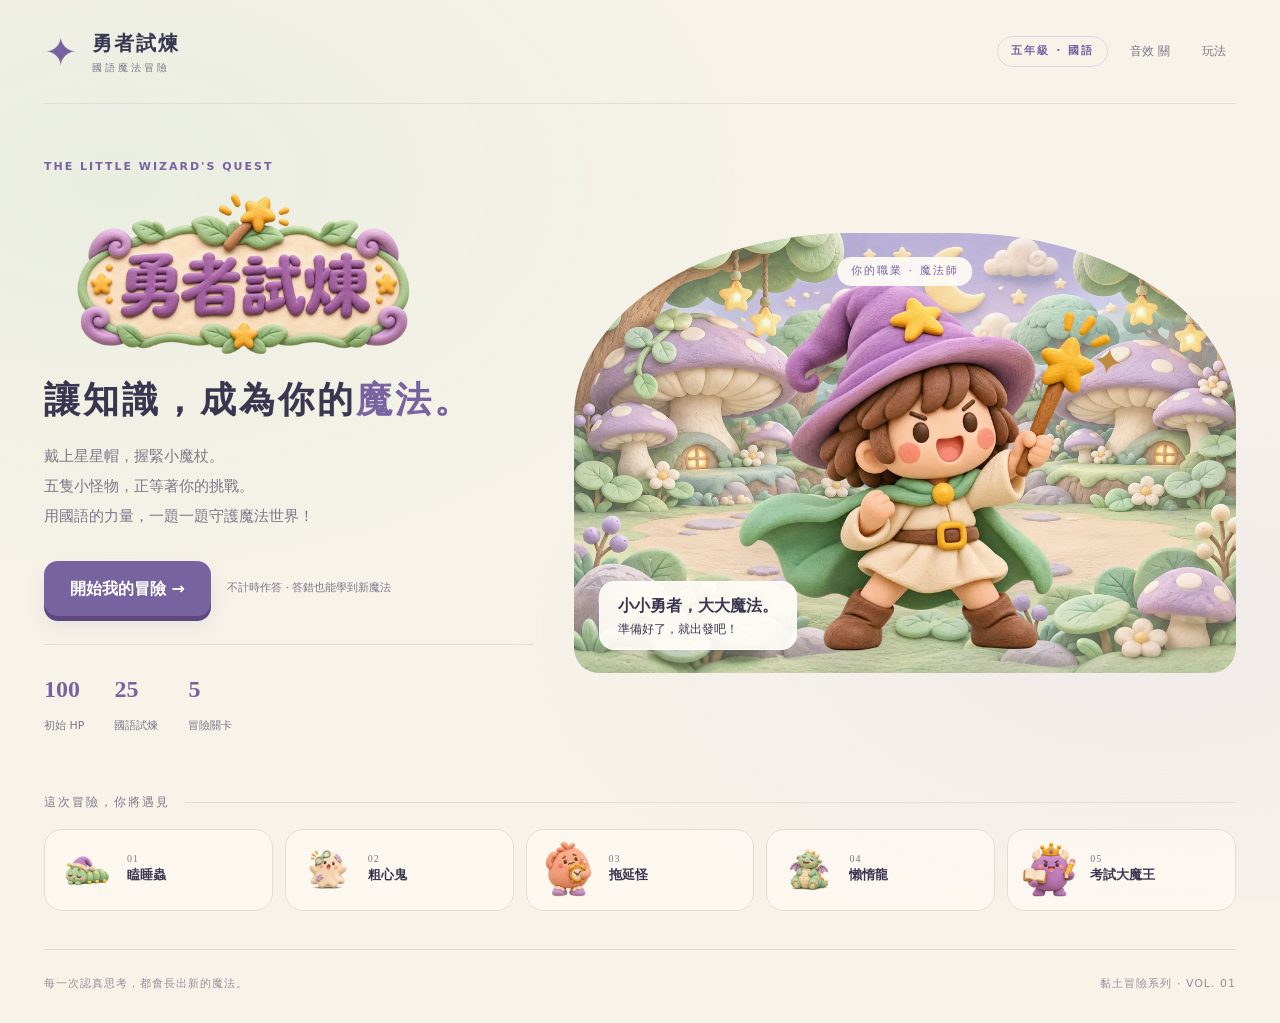
<file: play/index.html>
<!doctype html>
<html lang="zh-Hant">
<head>
  <meta charset="UTF-8">
  <meta name="viewport" content="width=device-width, initial-scale=1">
  <meta name="theme-color" content="#f5f0e6">
  <title>勇者試煉｜五年級國語魔法冒險</title>
  <link rel="stylesheet" href="style.css">
  <script src="questions.js" defer></script>
  <script src="engine.js" defer></script>
  <script src="game.js" defer></script>
</head>
<body>
  <div class="ambient" aria-hidden="true"></div>
  <div class="shell">
    <header class="topbar">
      <a class="brand" href="index.html" aria-label="勇者試煉首頁"><span class="brand-star" aria-hidden="true">✦</span><span>勇者試煉<small>國語魔法冒險</small></span></a>
      <div class="top-tools"><span class="grade-tag">五年級 · 國語</span><button class="icon-button" id="sound-toggle" aria-label="開啟音效" aria-pressed="false">音效 關</button><button class="icon-button" id="help-toggle" aria-expanded="false">玩法</button></div>
    </header>
    <main id="app"></main>
    <footer class="footer"><span>每一次認真思考，都會長出新的魔法。</span><span>黏土冒險系列 · VOL. 01</span></footer>
  </div>
  <dialog id="help-dialog"><button class="close-button" id="close-help" aria-label="關閉玩法">×</button><p class="eyebrow">ADVENTURER'S GUIDE</p><h2>魔法，藏在你的答案裡。</h2><ol class="guide"><li>你是擁有 <b>100 HP</b> 的魔法師，依序挑戰五隻怪物。每關必須完成 5 題，全程 25 題。</li><li>答對施放魔法並賺取 <b>15 金幣</b>；答錯扣血，並立即顯示正解。</li><li>每關完成 5 題後，擊退怪物且 HP 大於 0 即可過關。提早擊退怪物後，仍須完成該關剩餘題目。</li><li>每次過關另得 <b>20 金幣</b>。在商店購買回血藥水、攻擊水晶或復活符。</li><li>藥水立即回復 40 HP；水晶永久增加 10 攻擊，最多購買 3 次；復活符在 HP 歸零時自動消耗，回復 50 HP。</li><li>每題可按鍵盤 <b>1–4</b> 作答，答題後按 Enter 繼續。手機可直接點選。</li></ol><p class="guide-note">途中關閉頁面會結束本次冒險。失敗後可重新挑戰，題目與選項順序會重新打亂。</p></dialog>
  <div class="sr-only" id="announcer" aria-live="polite"></div>
</body>
</html>
</file>
<file: play/style.css>
@charset "UTF-8";
:root{--paper:#f7f3e9;--ink:#39364f;--muted:#7c7888;--purple:#7863a1;--purple-dark:#5c467f;--mint:#cce1d4;--line:#e4ddd1;--gold:#e2ac4f;--pink:#cd7481;--white:#fffdf8;--shadow:0 12px 32px #6253480a;--serif:"Noto Serif TC","PMingLiU",serif;--sans:"Microsoft JhengHei","PingFang TC",system-ui,sans-serif}
*{box-sizing:border-box}body{margin:0;background:var(--paper);color:var(--ink);font:16px/1.7 var(--sans)}button,a{-webkit-tap-highlight-color:transparent}button{font:inherit;cursor:pointer}button:disabled{cursor:default}a{color:inherit}button:focus-visible,a:focus-visible,summary:focus-visible{outline:3px solid #b18bdd;outline-offset:4px}button{touch-action:manipulation}h1,h2,h3,p{margin:0}h1,h2,h3{line-height:1.4}h1,h2{font-family:var(--serif)}img{display:block;max-width:100%}.ambient{position:fixed;inset:0;z-index:-1;pointer-events:none;background:radial-gradient(ellipse at 9% 20%,#dee9da88,transparent 40%),radial-gradient(ellipse at 90% 70%,#e8dfec66,transparent 40%)}.shell{max-width:1376px;margin:auto;padding:0 44px}.topbar{height:104px;display:flex;align-items:center;justify-content:space-between;border-bottom:1px solid var(--line);gap:20px}.brand{display:flex;gap:12px;text-decoration:none;align-items:center;font-weight:800;letter-spacing:2px;font-size:20px;line-height:1.4}.brand small{display:block;font-size:10px;color:var(--muted);letter-spacing:3px;font-weight:500;margin-top:4px}.brand-star{font-size:40px;color:var(--purple)}.top-tools{display:flex;align-items:center;gap:12px}.grade-tag,.eyebrow{font-size:11px;letter-spacing:2px;font-weight:700;color:var(--purple)}.grade-tag{padding:5px 13px;border:1px solid #ded5e8;border-radius:30px}.icon-button{background:transparent;border:0;color:var(--muted);font-size:12px;padding:10px}.icon-button:hover{color:var(--purple-dark)}.footer{display:flex;justify-content:space-between;gap:20px;padding:25px 0 30px;border-top:1px solid var(--line);color:#96909a;font-size:11px;letter-spacing:1px}.eyebrow{text-transform:uppercase;margin-bottom:14px}.welcome{padding:40px 0 38px}.welcome-grid{display:grid;grid-template-columns:.85fr 1.15fr;align-items:center;gap:40px}.welcome-copy{padding:14px 0 25px}.title-art{width:min(100%,400px);height:170px;object-fit:contain;margin:4px 0 14px}.welcome h1{font-size:36px;letter-spacing:3px;margin:8px 0 16px}.welcome h1 em{font-style:normal;color:var(--purple)}.intro{max-width:420px;font-size:15px;color:var(--muted);line-height:2}.primary,.secondary{border-radius:14px;padding:13px 25px;min-height:50px;font-weight:700;border:1px solid transparent;transition:transform .16s,background .16s,box-shadow .16s}.primary{background:var(--purple);color:#fff;box-shadow:0 5px 0 #5d497f,0 9px 20px #75649822}.primary:hover{background:var(--purple-dark);transform:translateY(-1px)}.primary:active{transform:translateY(3px);box-shadow:0 2px 0 #5d497f}.primary:disabled{background:#b2a6c4;box-shadow:none}.secondary{background:#fffaf2;color:var(--purple-dark);border-color:#ded3e5}.secondary:hover{background:#eee6f5}.cta-row{display:flex;gap:16px;align-items:center;margin-top:30px;flex-wrap:wrap}.tiny-note{font-size:11px;color:var(--muted)}.welcome-art{position:relative;min-height:440px;border-radius:42% 42% 25px 25px;background:linear-gradient(#e2e6e0,#e4e7df);overflow:hidden;isolation:isolate}.welcome-backdrop{position:absolute;width:100%;height:100%;object-fit:cover;opacity:.75}.welcome-art:after{content:"";position:absolute;inset:0;background:linear-gradient(0deg,#eee9e5 0,transparent 35%);z-index:-1}.welcome-hero{position:absolute;bottom:0;left:18%;height:95%;width:68%;object-fit:contain;filter:drop-shadow(0 20px 12px #4b3b4c18);animation:float 5s ease-in-out infinite}.art-label{position:absolute;top:24px;left:25px;border-radius:20px;background:#fffdf8e8;padding:5px 14px;font-size:11px;letter-spacing:2px;color:var(--purple)}.art-spark{position:absolute;color:#bd8c42;font-size:38px;right:17%;top:22%;transform:rotate(10deg)}.hero-badge{position:absolute;bottom:23px;left:25px;background:#fffdf8ed;border:1px solid #fff;padding:10px 18px;border-radius:15px;box-shadow:var(--shadow);font-size:12px;z-index:2}.hero-badge b{display:block;font-size:16px}.quick-rules{display:flex;gap:30px;margin-top:28px;padding-top:24px;border-top:1px solid var(--line)}.quick-rules strong{font-size:24px;display:block;color:var(--purple);font-family:Georgia,serif}.quick-rules span{font-size:11px;color:var(--muted)}.journey-heading{display:flex;align-items:center;gap:15px;margin:30px 0 16px;font-size:12px;color:var(--muted);letter-spacing:2px}.journey-heading:after{content:"";height:1px;flex:1;background:var(--line)}.journey{display:grid;grid-template-columns:repeat(5,1fr);gap:12px}.journey-card{position:relative;display:flex;align-items:center;gap:8px;padding:8px 10px;background:#fffaf3a8;border:1px solid var(--line);border-radius:18px;min-width:0}.journey-card img{width:64px;height:64px;object-fit:contain}.journey-card small{display:block;font:10px Georgia,serif;letter-spacing:1px;color:var(--muted)}.journey-card b{display:block;font-size:13px;white-space:nowrap}.journey-card.active{border-color:#b6a1cb;background:#f0e9f6;box-shadow:0 0 0 2px #ded2e83a}.journey-card.done{border-color:#b5d2bc;background:#eaf1e8}.journey-card.done:after{content:"✓";position:absolute;top:5px;right:9px;color:#558466;font-weight:bold}.journey-card.future{opacity:.55}.game{padding:28px 0}.game-topline{display:flex;justify-content:space-between;align-items:center;gap:16px;margin-bottom:18px}.stage-heading h1{font-size:25px;letter-spacing:2px}.stage-heading .eyebrow{margin-bottom:3px}.stage-heading small{font-size:12px;color:var(--muted)}.overall{font-size:12px;color:var(--muted);text-align:right}.overall strong{font-size:21px;color:var(--purple);font-family:Georgia,serif;padding-right:5px}.overall-track{height:4px;background:#e3dce6;width:140px;margin-top:7px;border-radius:10px;overflow:hidden}.overall-track span{display:block;height:100%;background:var(--purple);transition:width .3s}.hud{display:grid;grid-template-columns:1.55fr .8fr .7fr .7fr;gap:12px;margin-bottom:20px}.hud-box{padding:13px 18px;border:1px solid var(--line);border-radius:16px;background:#fffdf8b8;box-shadow:var(--shadow)}.hud-box .label{display:block;font-size:10px;color:var(--muted);letter-spacing:1px}.hud-box .value{font-size:20px;font-weight:800;line-height:1.6}.hud-box .value small{font-size:11px;font-weight:400;color:var(--muted)}.hp-top{display:flex;justify-content:space-between;align-items:center}.hp-meter{height:8px;background:#eee1e0;border-radius:8px;margin-top:7px;overflow:hidden}.hp-meter span{display:block;height:100%;background:linear-gradient(90deg,#ca8790,#e0aaa6);border-radius:8px;transition:width .35s}.hp-meter.low span{background:#bd596b}.coins{color:#ae7c31}.battle-grid{display:grid;grid-template-columns:1fr 1.05fr;gap:22px;align-items:start}.battle-panel{position:relative;border-radius:25px;border:6px solid #fffcf4;background:#e2dfd9;box-shadow:0 6px 28px #4a384e12;overflow:hidden;aspect-ratio:1.12}.scene{position:absolute;inset:0;width:100%;height:100%;object-fit:cover}.scene-shade{position:absolute;inset:0;background:linear-gradient(#4a315020,transparent 40%,#51445427)}.enemy-card{position:absolute;top:18px;right:18px;left:18px;padding:10px 14px;border-radius:15px;background:#fffaf2e8;box-shadow:var(--shadow)}.enemy-line{display:flex;justify-content:space-between;align-items:center;gap:5px;font-size:12px}.enemy-line strong{font-size:15px}.enemy-track{height:6px;background:#e6deeb;border-radius:7px;margin-top:7px;overflow:hidden}.enemy-track span{display:block;height:100%;background:#9d84b5;border-radius:7px;transition:width .4s}.fighter{position:absolute;object-fit:contain;filter:drop-shadow(0 10px 7px #3a2f4122);transform-origin:50% 85%}.fighter.hero{left:0;bottom:12%;width:45%;height:62%;animation:breathe 3.6s ease-in-out infinite}.fighter.monster{right:0;bottom:15%;width:52%;height:61%;animation:breathe 4.2s ease-in-out infinite}.fighter.monster.defeated{filter:grayscale(.45);opacity:.65;transform:rotate(6deg);animation:none}.vs-mark{position:absolute;top:47%;left:45%;font:italic 20px Georgia,serif;color:#fff9;letter-spacing:3px}.speech{position:absolute;bottom:15px;left:15px;right:15px;background:#fffaf3ef;border-radius:15px;padding:10px 14px;text-align:center;font-size:12px;color:#6c6277}.battle-effect{position:absolute;inset:32% 10% 20%;display:flex;align-items:center;justify-content:center;pointer-events:none;font-weight:900;font-size:34px;color:#fff;text-shadow:0 3px 0 #6b4d89;opacity:0}.battle-effect.show{animation:pop .7s ease-out}.battle-panel.attack .hero{animation:cast .55s ease-out}.battle-panel.hurt{animation:shake .4s ease-in-out}.quiz-panel{background:var(--white);border:1px solid var(--line);border-radius:24px;padding:25px;box-shadow:var(--shadow)}.question-meta{display:flex;justify-content:space-between;align-items:center;gap:12px;margin-bottom:15px}.question-tag{font-size:11px;color:var(--purple);font-weight:bold;letter-spacing:1px}.trial-dots{display:flex;gap:6px}.trial-dots i{width:7px;height:7px;border-radius:50%;background:#e7dfeb}.trial-dots i.active{background:#9983b1}.trial-dots i.correct{background:#7aaf8c}.trial-dots i.wrong{background:#cc8793}.question-text{font-size:18px;line-height:1.9;font-weight:700;letter-spacing:.3px;margin-bottom:20px;overflow-wrap:anywhere}.answers{display:grid;gap:10px}.answer{display:flex;align-items:center;gap:12px;padding:12px 14px;min-height:55px;text-align:left;background:#fbf9f3;border:1px solid #e7e0d6;border-radius:13px;color:var(--ink);line-height:1.8;font-size:14px;transition:border .15s,background .15s,transform .15s}.answer .letter{flex:none;display:grid;place-items:center;width:29px;height:29px;border:1px solid #ddd4e3;border-radius:9px;font:600 12px Georgia,serif;color:#9583a9;background:#fff}.answer:not(:disabled):hover{border-color:#a994be;background:#f1ebf7;transform:translateX(3px)}.answer.correct{background:#edf5ed;border-color:#96bd9d;color:#3c694b}.answer.correct .letter{background:#74a681;border-color:#74a681;color:white}.answer.wrong{background:#f9edef;border-color:#d79fa8;color:#a05461}.answer.wrong .letter{background:#cd8490;border-color:#cd8490;color:white}.answer:disabled{opacity:.75}.answer.correct:disabled,.answer.wrong:disabled{opacity:1}.answer .answer-copy{overflow-wrap:anywhere}.feedback{margin-top:16px;padding:13px 15px;border-radius:12px;background:#edf5ed;font-size:13px;color:#426e50}.feedback.wrong{background:#f9eef0;color:#955662}.feedback b{display:block;margin-bottom:4px}.feedback .correction{display:block;margin-top:6px;font-weight:700}.feedback .revived{display:block;color:#8b6ca0;margin-top:7px}.next-row{display:flex;justify-content:space-between;align-items:center;gap:12px;margin-top:17px}.keyboard-tip{font-size:10px;color:#a19aa4}.next-row .primary{padding:10px 22px;min-height:44px;font-size:13px}.game .journey{margin-top:24px}.section-kicker{text-align:center}.stage-summary{padding:28px 0 38px}.stage-summary h1,.result h1{font-size:32px;letter-spacing:3px;margin-bottom:10px}.section-subtitle{color:var(--muted);font-size:14px}.shop-layout{display:grid;grid-template-columns:.85fr 1.15fr;gap:28px;margin-top:27px;align-items:start}.shop-visual{border-radius:24px;overflow:hidden;position:relative;background:#ece0dc;box-shadow:var(--shadow)}.shop-visual>img{width:100%;aspect-ratio:1.15;object-fit:cover}.shop-visual .shop-caption{position:absolute;left:18px;right:18px;bottom:18px;padding:13px 18px;background:#fffaf2e8;border-radius:14px;font-size:13px}.shop-caption b{display:block;font-size:17px;font-family:var(--serif)}.shop-right{display:grid;gap:12px}.shop-wallet{display:flex;justify-content:space-between;align-items:center;padding:15px 20px;border:1px solid var(--line);border-radius:17px;background:#fffdf7}.shop-wallet b{font-size:21px;color:#b07e32}.shop-wallet small{color:var(--muted);font-size:12px}.shop-item{display:grid;grid-template-columns:76px 1fr auto;align-items:center;gap:14px;padding:14px 17px;border-radius:18px;border:1px solid var(--line);background:#fffdf7;min-width:0}.shop-item img{width:76px;height:76px;object-fit:contain}.shop-item h3{font-size:16px;margin-bottom:3px}.shop-item p{font-size:12px;color:var(--muted);line-height:1.7}.buy-button{border:1px solid #d6c9e3;background:#eee7f5;border-radius:12px;padding:9px 13px;color:var(--purple-dark);font-size:12px;font-weight:700;min-width:88px;min-height:44px}.buy-button:disabled{background:#f3f0ea;border-color:#e3ddd5;color:#aaa1ac}.shop-message{font-size:13px;min-height:24px;color:#6e8e73;text-align:center}.shop-actions{text-align:center;padding-top:20px}.shop-actions .primary{min-width:230px}.result{padding:35px 0}.result-top{display:grid;grid-template-columns:.75fr 1.25fr;gap:40px;align-items:center;max-width:1000px;margin:auto}.result-portrait{border-radius:40%;background:radial-gradient(ellipse,#e1dcf0 0,#e2ecdf 50%,transparent 70%);position:relative}.result-portrait img{height:340px;margin:auto;object-fit:contain}.result-portrait:after{content:"✦";position:absolute;top:17%;right:13%;font-size:35px;color:#c99e54}.result-copy .score-number{font:70px/1.2 Georgia,serif;color:var(--purple)}.score-number small{font-size:25px;color:#aaa0b5}.result-stats{display:grid;grid-template-columns:repeat(4,1fr);gap:12px;margin:25px 0}.result-stat{padding:17px 12px;text-align:center;border:1px solid var(--line);border-radius:16px;background:#fffdf8b0}.result-stat b{display:block;font:24px Georgia,serif;color:var(--purple)}.result-stat span{font-size:11px;color:var(--muted)}.result-actions{display:flex;gap:14px;flex-wrap:wrap}.review{margin-top:26px;border:1px solid var(--line);border-radius:18px;background:#fffdf8;overflow:hidden}.review summary{padding:17px 22px;cursor:pointer;font-size:14px;font-weight:700;color:var(--purple-dark)}.review-list{padding:0 22px 20px;display:grid;gap:15px}.review-item{border-top:1px solid var(--line);padding-top:13px;font-size:13px}.review-item p{margin-bottom:5px}.review-item .right-answer{color:#497354}.review-item .your-answer{color:#b06e7b;font-size:12px}.all-clear{padding:18px 0;color:#5f8267;text-align:center;font-size:14px}.stage-result-strip{display:flex;justify-content:center;gap:24px;margin-top:16px;font-size:12px;color:var(--muted)}.stage-result-strip b{color:var(--purple)}dialog{border:1px solid var(--line);border-radius:25px;padding:32px;max-width:640px;width:calc(100% - 32px);color:var(--ink);background:var(--white);box-shadow:0 25px 100px #3a2a4044}dialog::backdrop{background:#332a4055;backdrop-filter:blur(5px)}dialog h2{font-size:25px}.close-button{position:absolute;top:10px;right:12px;border:0;background:transparent;color:var(--muted);font-size:26px;min-width:40px;min-height:40px}.guide{padding-left:22px;font-size:14px;line-height:2}.guide li{margin-bottom:7px}.guide-note{font-size:12px;color:var(--muted);border-top:1px solid var(--line);padding-top:12px}.sr-only{position:absolute;width:1px;height:1px;padding:0;margin:-1px;overflow:hidden;clip:rect(0,0,0,0);white-space:nowrap;border:0}
@keyframes float{50%{transform:translateY(-8px) rotate(1deg)}}@keyframes breathe{50%{transform:translateY(-5px) rotate(1deg)}}@keyframes cast{45%{transform:translateX(18px) rotate(6deg)}}@keyframes shake{25%,75%{transform:translateX(-4px)}50%{transform:translateX(4px)}}@keyframes pop{0%{opacity:0;transform:translateY(20px) scale(.7)}30%{opacity:1;transform:translateY(0) scale(1.1)}75%{opacity:1}100%{opacity:0;transform:translateY(-24px)}}
@media(min-width:1500px){.shell{max-width:1440px}.battle-panel{aspect-ratio:1.15}.welcome-art{min-height:470px}.question-text{font-size:20px}.answer{font-size:15px}}
@media(max-width:1000px){.shell{padding:0 25px}.welcome-grid{gap:25px;grid-template-columns:1fr 1fr}.welcome-art{min-height:390px}.welcome h1{font-size:29px}.journey-card{flex-direction:column;gap:0;text-align:center}.journey-card img{height:52px;width:52px}.journey-card b{font-size:12px}.battle-grid{gap:16px}.quiz-panel{padding:20px}.question-text{font-size:17px}.battle-panel{aspect-ratio:.9}.hud{grid-template-columns:1.5fr .8fr .7fr .7fr}.shop-layout{grid-template-columns:.75fr 1.25fr}.shop-item{gap:10px;grid-template-columns:60px 1fr auto}.shop-item img{width:60px;height:60px}.quick-rules{gap:24px}.title-art{height:140px}}
@media(max-width:720px){body{font-size:15px}.shell{padding:0 18px}.topbar{height:79px;gap:8px}.brand{font-size:17px;gap:7px;letter-spacing:1px}.brand-star{font-size:29px}.brand small{font-size:8px;letter-spacing:2px}.top-tools{gap:1px}.grade-tag{display:none}.icon-button{padding:10px 7px;font-size:11px}.welcome{padding:23px 0}.welcome-grid{display:flex;flex-direction:column-reverse;gap:18px}.welcome-art{min-height:300px;width:100%;border-radius:35% 35% 24px 24px}.welcome-hero{width:60%;left:20%;height:100%}.welcome-copy{padding:0;text-align:center;width:100%}.welcome-copy .eyebrow{font-size:10px;margin-bottom:6px}.title-art{width:280px;height:115px;margin:0 auto}.welcome h1{font-size:27px;margin:0 0 12px}.intro{font-size:13px;margin:auto;max-width:340px;line-height:1.9}.cta-row{justify-content:center;margin-top:20px;gap:13px}.welcome .primary{width:100%;max-width:340px}.quick-rules{justify-content:center;margin-top:23px;padding-top:18px;gap:32px}.quick-rules strong{font-size:23px}.journey-heading{margin-top:22px;font-size:10px}.journey{gap:5px}.journey-card{padding:5px 2px;border-radius:12px}.journey-card img{height:43px;width:43px}.journey-card b{font-size:10px;white-space:normal;line-height:1.4}.journey-card small{font-size:9px}.journey-card.done:after{top:2px;right:4px;font-size:10px}.footer{font-size:9px;padding:22px 0;letter-spacing:0}.footer span:last-child{display:none}.game{padding:20px 0}.game-topline{margin-bottom:13px}.stage-heading h1{font-size:22px}.stage-heading small{font-size:10px}.stage-heading .eyebrow{font-size:9px}.overall{font-size:10px}.overall strong{font-size:18px}.overall-track{width:85px}.hud{grid-template-columns:1.5fr 1fr 1fr;gap:6px;margin-bottom:14px}.hud-box{padding:9px 11px;border-radius:12px}.hud-box .label{font-size:9px;letter-spacing:0}.hud-box .value{font-size:17px}.hud-box .value small{font-size:9px}.hud-box.revive-box{grid-column:1 / -1;display:flex;align-items:center;justify-content:space-between;padding:5px 12px;background:#eee7f355}.hud-box.revive-box .value{font-size:12px}.hp-meter{height:6px;margin-top:4px}.battle-grid{grid-template-columns:1fr;gap:14px}.battle-panel{aspect-ratio:auto;height:245px;border-width:4px;border-radius:20px}.enemy-card{top:10px;left:10px;right:10px;padding:7px 11px}.enemy-line{font-size:10px}.enemy-line strong{font-size:13px}.enemy-track{height:5px;margin-top:4px}.fighter.hero{left:7%;bottom:14%;width:38%;height:67%}.fighter.monster{right:5%;bottom:15%;width:42%;height:67%}.vs-mark{top:49%;left:48%;font-size:16px}.speech{bottom:8px;left:8px;right:8px;padding:6px 9px;font-size:10px;border-radius:10px}.battle-effect{font-size:27px}.quiz-panel{border-radius:19px;padding:18px 16px}.question-meta{margin-bottom:10px}.question-text{font-size:17px;line-height:1.85;margin-bottom:16px}.answers{gap:9px}.answer{padding:11px 10px;gap:10px;font-size:14px;min-height:54px}.answer .letter{width:27px;height:27px}.feedback{font-size:12px;padding:11px 13px}.next-row{margin-top:14px}.keyboard-tip{font-size:9px}.game .journey{margin-top:17px}.stage-summary{padding:23px 0}.stage-summary h1,.result h1{font-size:27px;letter-spacing:2px}.section-subtitle{font-size:12px}.shop-layout{grid-template-columns:1fr;gap:15px;margin-top:18px}.shop-visual>img{aspect-ratio:1.9}.shop-visual .shop-caption{left:12px;right:12px;bottom:12px;padding:9px 12px;font-size:11px}.shop-caption b{font-size:15px}.shop-wallet{padding:12px 16px}.shop-item{grid-template-columns:58px 1fr auto;padding:12px;gap:10px}.shop-item img{width:58px;height:64px}.shop-item h3{font-size:14px}.shop-item p{font-size:11px}.buy-button{font-size:11px;min-width:76px;padding:8px}.shop-actions{padding-top:14px}.shop-actions .primary{width:100%}.stage-result-strip{gap:15px;font-size:10px}.result{padding:23px 0}.result-top{display:flex;flex-direction:column;gap:12px;text-align:center}.result-portrait{width:220px}.result-portrait img{height:210px}.result h1{margin-bottom:8px}.result-copy .score-number{font-size:56px}.result-stats{grid-template-columns:repeat(2,1fr);gap:8px;margin:20px 0}.result-stat{padding:13px 8px}.result-stat b{font-size:22px}.result-actions{justify-content:center}.result-actions .primary{width:100%}.review{margin-top:20px}.review summary{font-size:13px;padding:14px 17px}.review-list{padding:0 17px 17px}.review-item{font-size:12px}dialog{padding:27px 21px}dialog h2{font-size:21px}.guide{font-size:12px;line-height:1.9}.guide-note{font-size:11px}}
@media(prefers-reduced-motion:reduce){*,*:before,*:after{animation:none!important;transition:none!important;scroll-behavior:auto!important}}
.art-label{left:50%;transform:translateX(-50%);white-space:nowrap}
@media(max-width:720px){.hud{grid-template-columns:repeat(3,1fr)}.hud-box:first-child{grid-column:1 / -1}.hp-top{gap:12px}.hp-top .label,.hp-top .value{white-space:nowrap}.hud-box.revive-box{grid-column:auto;display:block;padding:9px 11px;background:#fffdf8b8}.hud-box.revive-box .value{font-size:17px}.stage-heading h1 small{display:block;margin-top:3px}.art-label{top:14px;font-size:10px;padding:4px 11px}}
</file>
